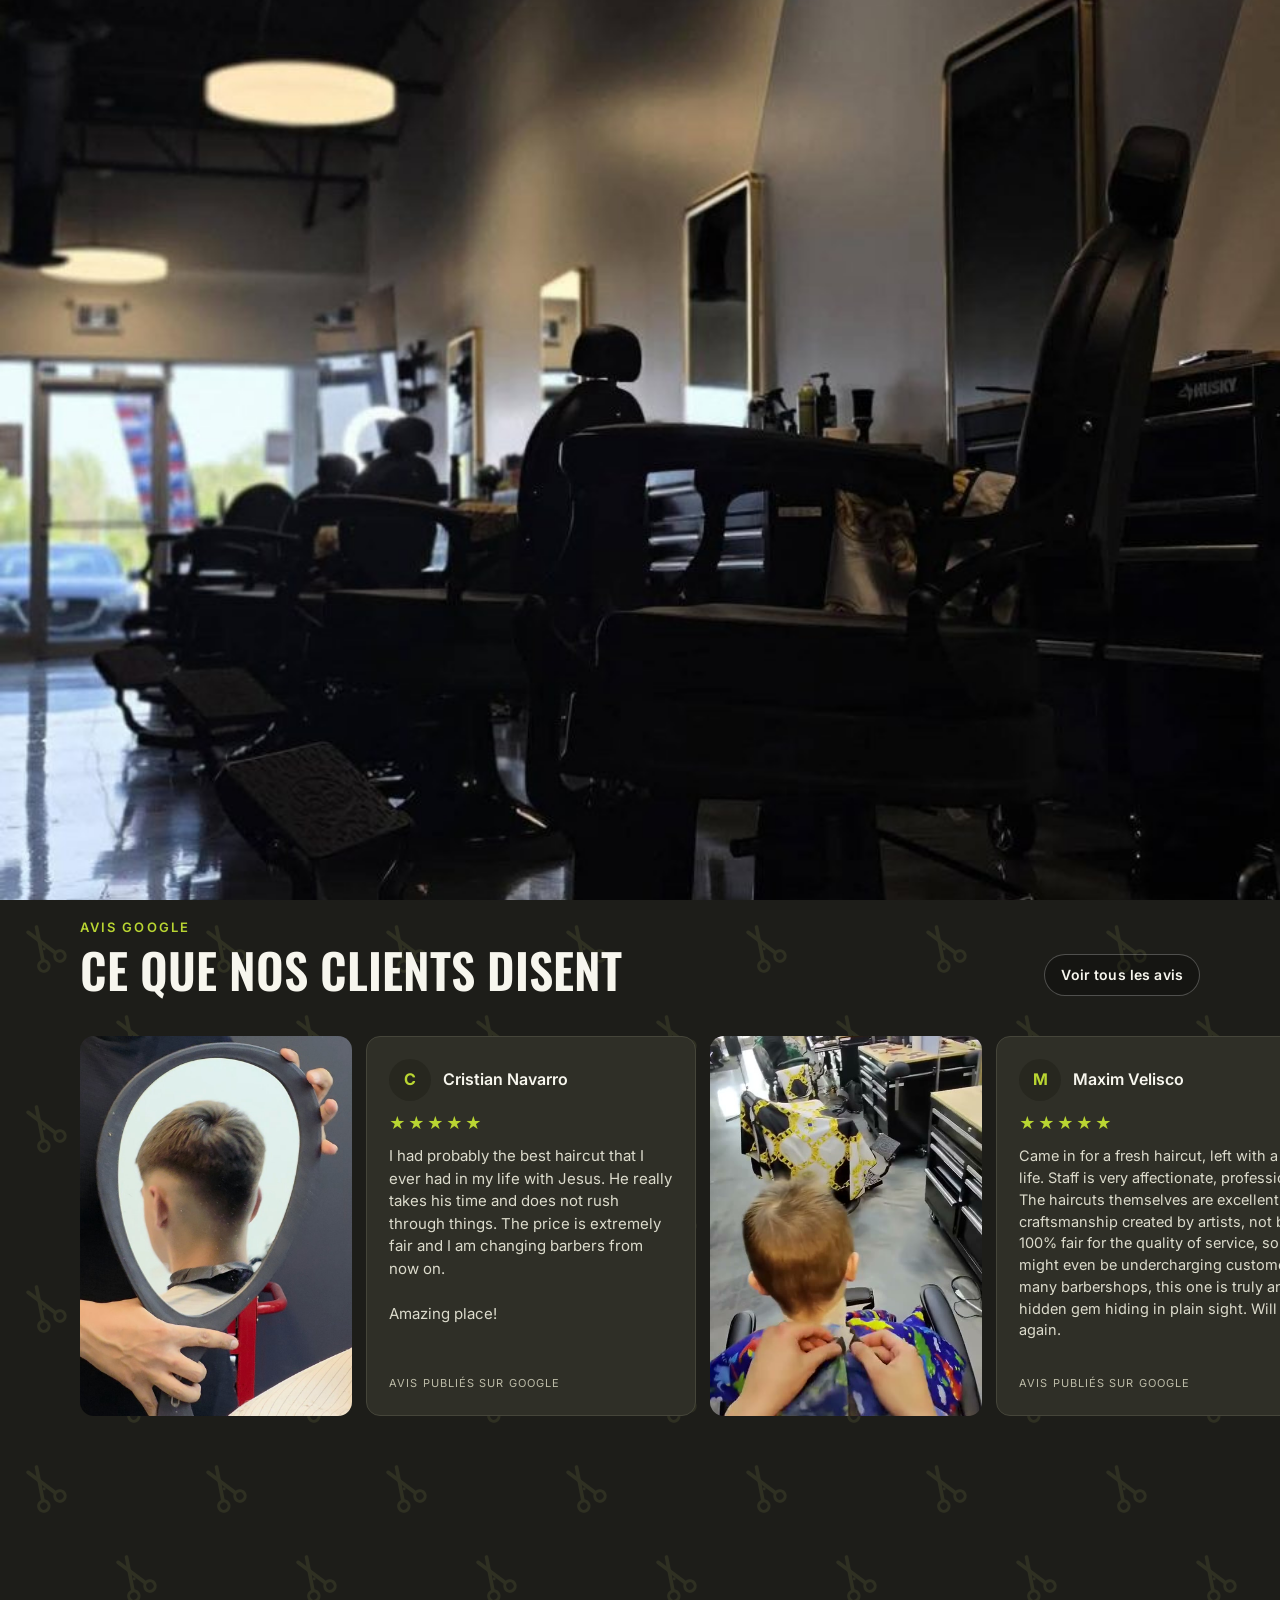
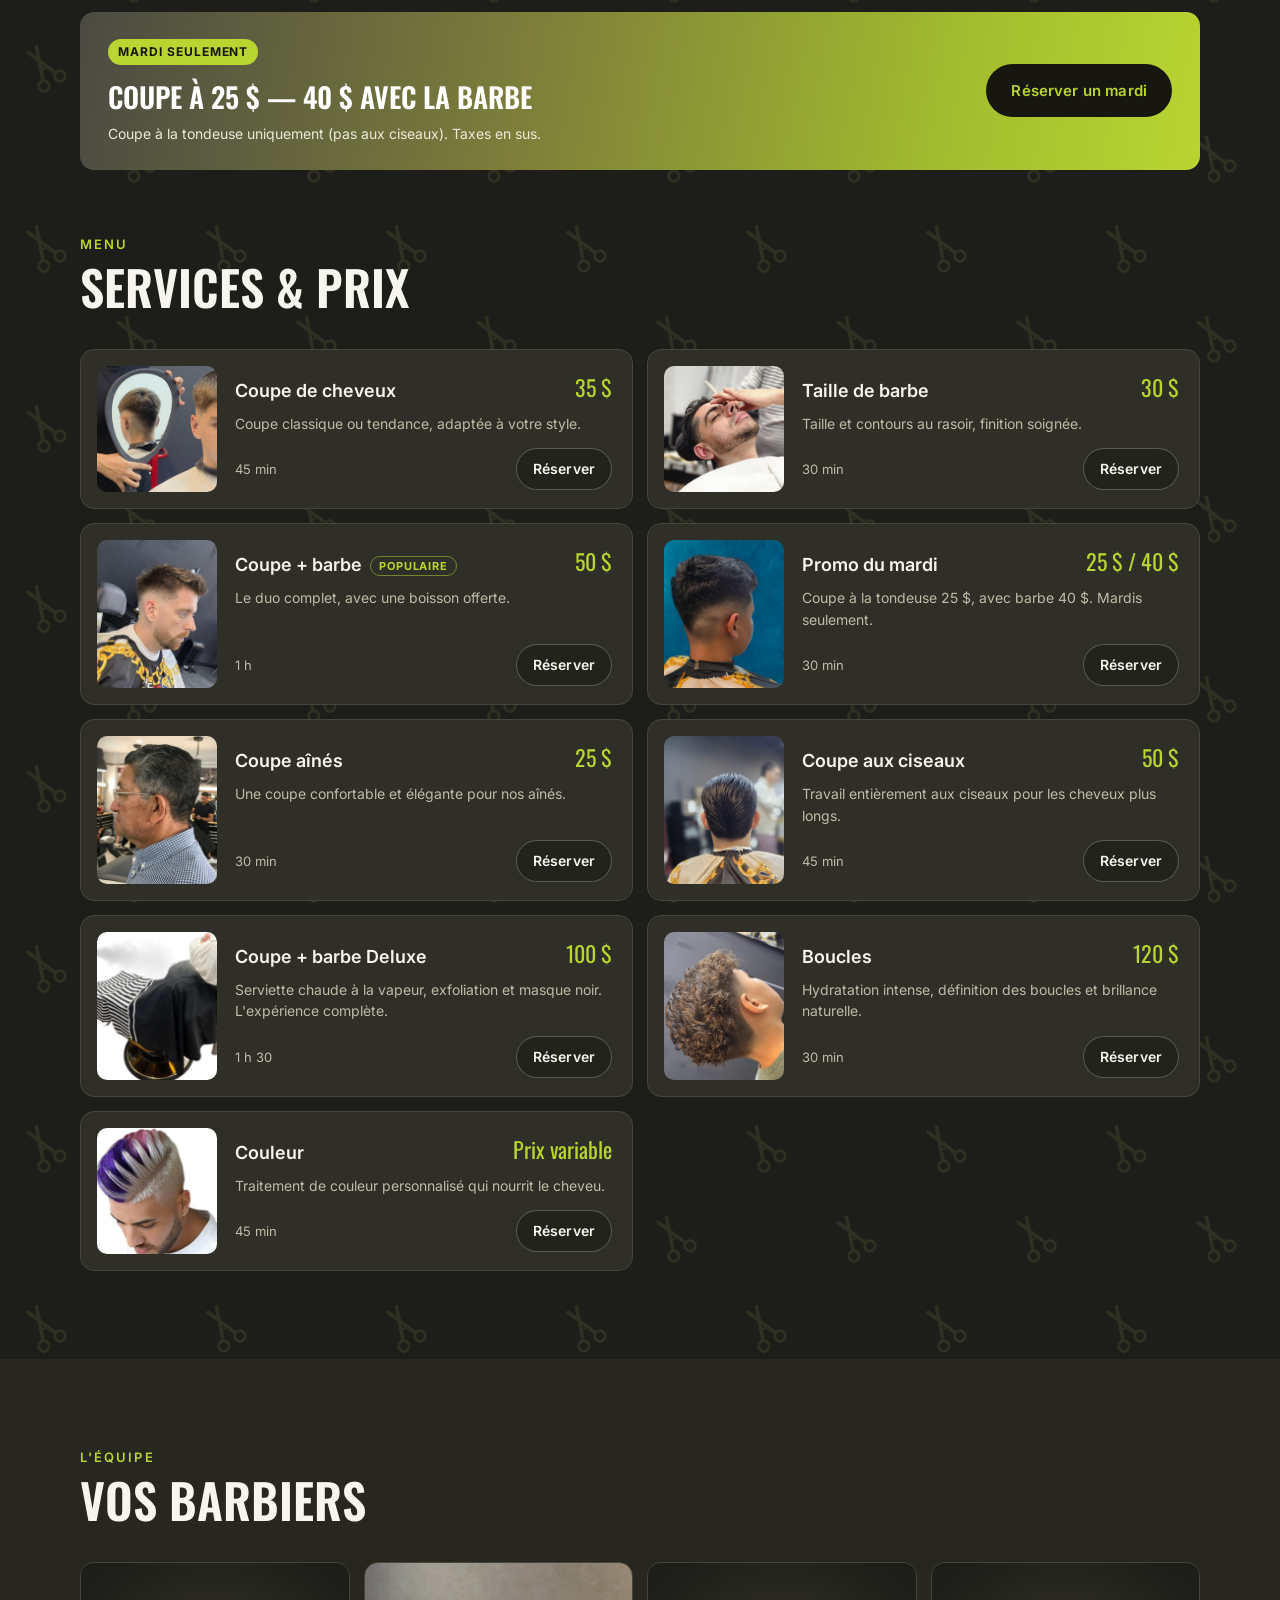
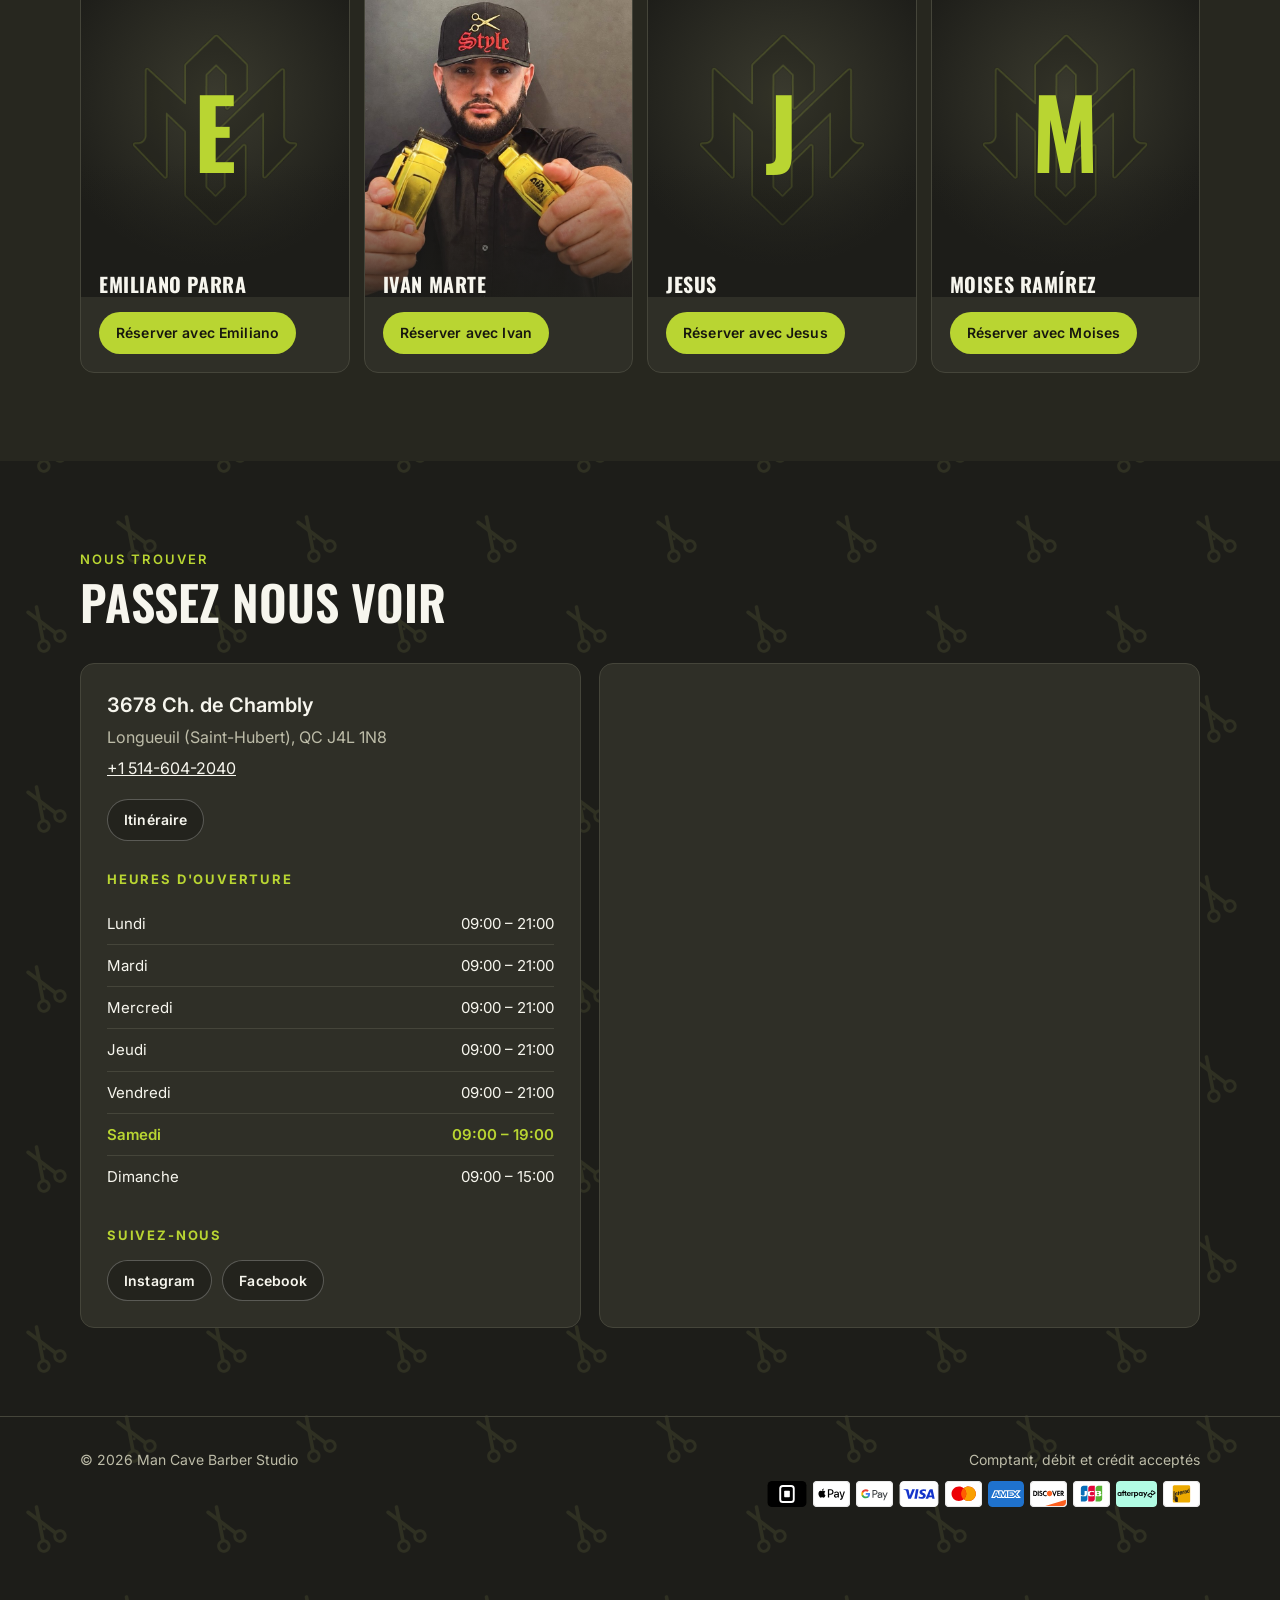
<file: index.html>
<!doctype html>
<html lang="fr">
<head>
  <meta charset="utf-8" />
  <meta name="viewport" content="width=device-width, initial-scale=1" />
  <title>Man Cave Barber Studio — Barbier à Saint-Hubert, Longueuil</title>
  <meta name="description" content="Barbier à Saint-Hubert (Longueuil). Coupes classiques et modernes, barbe au rasoir, soins Deluxe. Réservez en ligne. 4,7★ sur Google." />
  <meta property="og:title" content="Man Cave Barber Studio" />
  <meta property="og:description" content="Le refuge de l'homme — barbier à Saint-Hubert, Longueuil. Réservez en ligne." />
  <link rel="preconnect" href="https://fonts.googleapis.com" />
  <link rel="preconnect" href="https://fonts.gstatic.com" crossorigin />
  <link href="https://fonts.googleapis.com/css2?family=Inter:wght@400;500;600;700&family=Oswald:wght@500;600&family=Pacifico&display=swap" rel="stylesheet" />
  <link rel="icon" type="image/png" href="images/favicon.png" />
  <link rel="stylesheet" href="css/styles.css" />
  <script type="application/ld+json">
  {
    "@context": "https://schema.org",
    "@type": "BarberShop",
    "name": "Man Cave Barber Studio",
    "telephone": "+1-514-604-2040",
    "address": { "@type": "PostalAddress", "streetAddress": "3678 Chemin de Chambly", "addressLocality": "Longueuil", "addressRegion": "QC", "postalCode": "J4L 1N8", "addressCountry": "CA" },
    "openingHours": ["Mo-Fr 09:00-21:00", "Sa 09:00-19:00", "Su 09:00-15:00"],
    "aggregateRating": { "@type": "AggregateRating", "ratingValue": "4.7", "reviewCount": "91" },
    "sameAs": ["https://www.instagram.com/mancavebarberstudio/", "https://www.facebook.com/mancavebarberstudio/"]
  }
  </script>
</head>
<body>
  <!-- Loading screen: MAN [photos of the shop's work] CAVE, then the photo opens into the page -->
  <div class="loader" id="loader" aria-hidden="true">
    <div class="ld-photo" id="ldPhoto">
      <img src="images/work/fade-mirror.jpg" alt="" />
      <img src="images/work/beard.jpg" alt="" />
      <img src="images/work/profile.jpg" alt="" />
      <img src="images/work/fade-back.jpg" alt="" />
      <img src="images/work/shop.jpg" alt="" />
    </div>
    <div class="ld-row">
      <span class="ld-word ld-left">MAN</span>
      <span class="ld-slot" id="ldSlot"></span>
      <span class="ld-word ld-right">CAVE</span>
    </div>
    <div class="ld-foot">
      <span class="ld-tag">Barber Studio · Saint-Hubert</span>
    </div>
  </div>

  <header class="header">
    <div class="wrap">
      <a class="brand" href="#top" aria-label="Man Cave Barber Studio">
        <img id="logo" alt="" />
      </a>
      <nav class="nav">
        <a class="link" href="#services" data-i18n="nav.services">Services</a>
        <a class="link" href="#team" data-i18n="nav.team">L'équipe</a>
        <a class="link" href="#visit" data-i18n="nav.visit">Nous trouver</a>
        <div class="langs" role="group" aria-label="Langue / Language / Idioma">
          <button data-lang="fr">FR</button><button data-lang="en">EN</button><button data-lang="es">ES</button>
        </div>
        <a class="btn btn-gold btn-sm" href="book.html" data-i18n="nav.book">Réserver</a>
      </nav>
    </div>
  </header>

  <main id="top">
    <section class="hero" id="hero">
      <div class="wrap">
        <div class="walkin"><span class="yes" data-i18n="hero.walkin"></span><span class="langs-spoken">Français · English · Español</span></div>
        <h1 class="hero-logo"><img src="images/logo-mancave-mc-letters.png" alt="Man Cave" width="2400" height="414" /></h1>
        <p data-i18n="hero.sub"></p>
        <div class="hero-actions">
          <a class="btn btn-gold" href="book.html" data-i18n="hero.cta"></a>
          <a class="btn btn-ghost" id="callBtn"><span data-i18n="hero.call"></span>&nbsp;<span id="phoneText"></span></a>
        </div>
        <a class="rating" href="#reviews"><span class="stars" aria-hidden="true">★★★★★</span><b id="ratingVal"></b><span id="ratingCount"></span></a>
      </div>
    </section>

    <section class="block reviews" id="reviews">
      <div class="wrap">
        <div class="section-head reviews-head">
          <div>
            <div class="kicker" data-i18n="reviews.kicker"></div>
            <h2 data-i18n="reviews.title"></h2>
          </div>
          <a class="btn btn-ghost btn-sm" id="reviewsAll" target="_blank" rel="noopener" data-i18n="reviews.all"></a>
        </div>
      </div>
      <div class="reviews-row" id="reviewsRow"></div>
    </section>

    <section class="block" id="services">
      <div class="wrap">
        <div class="promo">
          <div>
            <span class="tag" data-i18n="promo.tag"></span>
            <h3 data-i18n="promo.title"></h3>
            <p data-i18n="promo.sub"></p>
          </div>
          <a class="btn btn-gold" href="book.html?service=tuesday" data-i18n="promo.cta"></a>
        </div>

        <div class="section-head" style="margin-top:64px">
          <div class="kicker" data-i18n="services.kicker"></div>
          <h2 data-i18n="services.title"></h2>
        </div>
        <div class="services" id="serviceList"></div>
      </div>
    </section>

    <section class="block" id="team" style="background:var(--bg-2)">
      <div class="wrap">
        <div class="section-head">
          <div class="kicker" data-i18n="team.kicker"></div>
          <h2 data-i18n="team.title"></h2>
        </div>
        <div class="team" id="teamList"></div>
      </div>
    </section>

    <section class="block" id="visit">
      <div class="wrap">
        <div class="section-head">
          <div class="kicker" data-i18n="visit.kicker"></div>
          <h2 data-i18n="visit.title"></h2>
        </div>
        <div class="visit">
          <div class="panel">
            <p class="address" id="addr1"></p>
            <p style="margin:0 0 6px;color:var(--muted)" id="addr2"></p>
            <p style="margin:0 0 18px"><a id="phoneLink"></a></p>
            <a class="btn btn-ghost btn-sm" id="dirBtn" target="_blank" rel="noopener" data-i18n="visit.directions"></a>
            <h3 style="margin-top:28px" data-i18n="visit.hours"></h3>
            <ul class="hours" id="hoursList"></ul>
            <h3 style="margin-top:28px" data-i18n="visit.follow"></h3>
            <div class="socials">
              <a class="btn btn-ghost btn-sm" id="igLink" target="_blank" rel="noopener">Instagram</a>
              <a class="btn btn-ghost btn-sm" id="fbLink" target="_blank" rel="noopener">Facebook</a>
            </div>
          </div>
          <div class="map"><iframe id="mapFrame" loading="lazy" title="Google Maps" referrerpolicy="no-referrer-when-downgrade"></iframe></div>
        </div>
      </div>
    </section>
  </main>

  <footer class="footer">
    <div class="wrap">
      <span>© <span id="year"></span> Man Cave Barber Studio</span>
      <div class="pay">
        <span data-i18n="footer.pay"></span>
        <div class="pay-icons">
          <img src="images/pay/square.svg" alt="Square" />
          <img src="images/pay/applepay.svg" alt="Apple Pay" />
          <img src="images/pay/googlepay.svg" alt="Google Pay" />
          <img src="images/pay/visa.svg" alt="Visa" />
          <img src="images/pay/mastercard.svg" alt="Mastercard" />
          <img src="images/pay/americanexpress.svg" alt="American Express" />
          <img src="images/pay/discover.svg" alt="Discover" />
          <img src="images/pay/jcb.svg" alt="JCB" />
          <img src="images/pay/afterpay.svg" alt="Afterpay" />
          <img src="images/pay/interac.svg" alt="Interac" />
        </div>
      </div>
    </div>
  </footer>

  <div class="mobile-cta"><a class="btn btn-gold" href="book.html" data-i18n="hero.cta"></a></div>

  <script src="js/config.js"></script>
  <script src="js/i18n.js"></script>
  <script src="js/site.js"></script>
  <script src="js/reviews.js"></script>
  <script src="js/loader.js"></script>
</body>
</html>
</file>
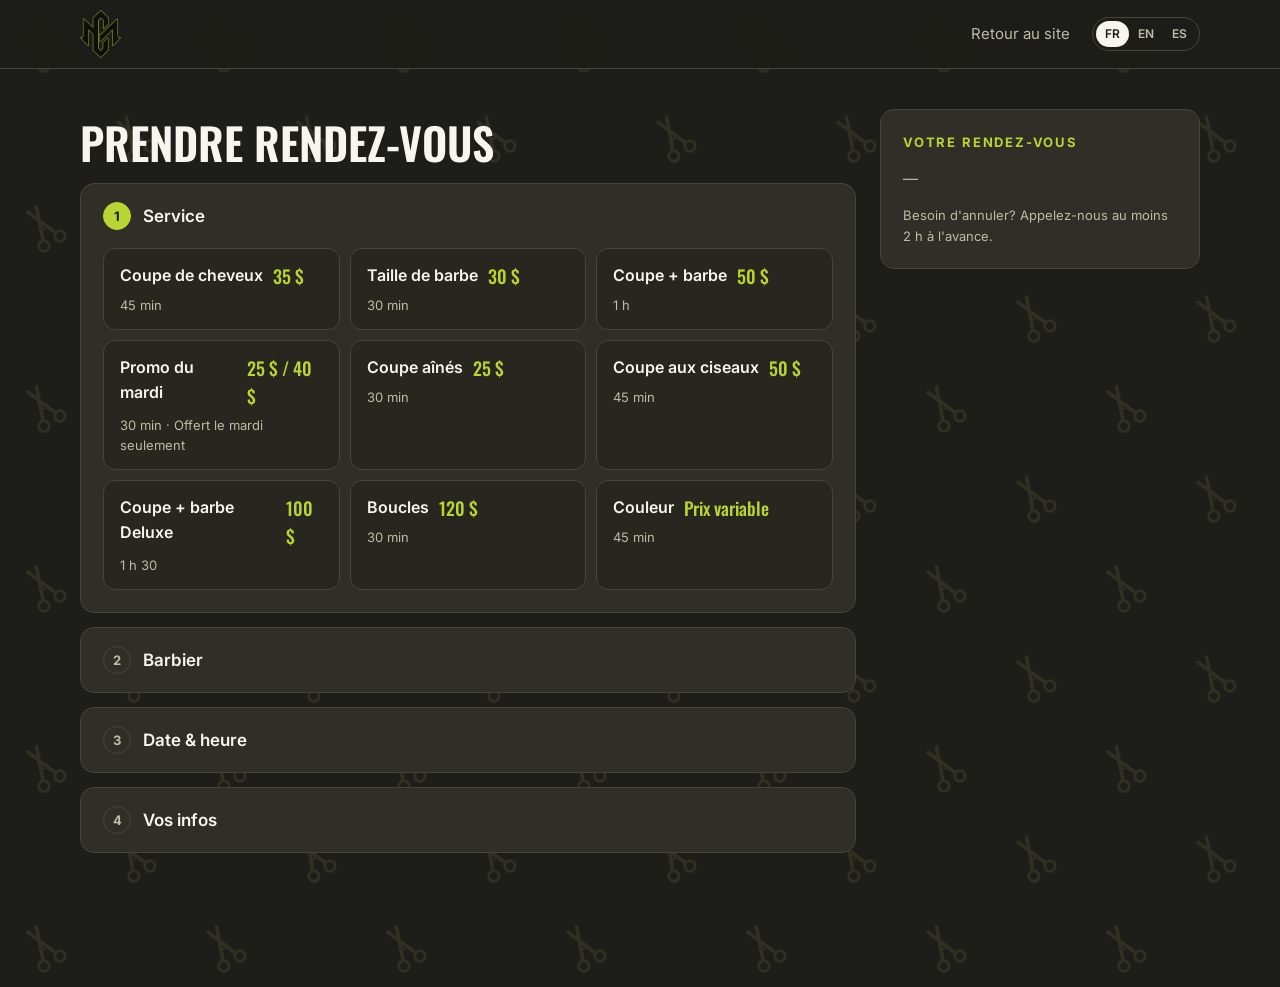
<file: book.html>
<!doctype html>
<html lang="fr">
<head>
  <meta charset="utf-8" />
  <meta name="viewport" content="width=device-width, initial-scale=1" />
  <title>Réserver — Man Cave Barber Studio</title>
  <meta name="description" content="Réservez votre coupe chez Man Cave Barber Studio, Saint-Hubert (Longueuil)." />
  <link rel="preconnect" href="https://fonts.googleapis.com" />
  <link rel="preconnect" href="https://fonts.gstatic.com" crossorigin />
  <link href="https://fonts.googleapis.com/css2?family=Inter:wght@400;500;600;700&family=Oswald:wght@500;600&family=Pacifico&display=swap" rel="stylesheet" />
  <link rel="icon" type="image/png" href="images/favicon.png" />
  <link rel="stylesheet" href="css/styles.css" />
</head>
<body class="book-page">
  <header class="header">
    <div class="wrap">
      <a class="brand" href="index.html" aria-label="Man Cave Barber Studio">
        <img id="logo" alt="" />
      </a>
      <nav class="nav">
        <a class="link" href="index.html" data-i18n="book.back">Retour au site</a>
        <div class="langs" role="group" aria-label="Langue / Language / Idioma">
          <button data-lang="fr">FR</button><button data-lang="en">EN</button><button data-lang="es">ES</button>
        </div>
      </nav>
    </div>
  </header>

  <main class="wrap">
    <div class="book-shell" id="shell">
      <div id="flow">
        <h1 data-i18n="book.title"></h1>
        <div class="demo-note" id="demoNote" hidden data-i18n="book.demo"></div>

        <section class="step" data-step="1">
          <div class="step-head">
            <span class="step-num">1</span><span class="step-title" data-i18n="book.step1"></span>
            <span class="step-value" data-value></span>
          </div>
          <div class="step-body"><div class="options" id="serviceOpts"></div></div>
        </section>

        <section class="step" data-step="2">
          <div class="step-head">
            <span class="step-num">2</span><span class="step-title" data-i18n="book.step2"></span>
            <span class="step-value" data-value></span>
          </div>
          <div class="step-body"><div class="options" id="barberOpts"></div></div>
        </section>

        <section class="step" data-step="3">
          <div class="step-head">
            <span class="step-num">3</span><span class="step-title" data-i18n="book.step3"></span>
            <span class="step-value" data-value></span>
          </div>
          <div class="step-body">
            <div class="sub-label" style="margin-top:0" data-i18n="book.pickDay"></div>
            <div class="days" id="days"></div>
            <div class="sub-label" data-i18n="book.pickTime"></div>
            <div id="slotArea"></div>
          </div>
        </section>

        <section class="step" data-step="4">
          <div class="step-head">
            <span class="step-num">4</span><span class="step-title" data-i18n="book.step4"></span>
          </div>
          <div class="step-body">
            <form class="form" id="form" novalidate>
              <div class="field"><label for="name" data-i18n="book.name"></label><input id="name" name="name" autocomplete="name" maxlength="80" required /></div>
              <div class="two">
                <div class="field"><label for="phone" data-i18n="book.phone"></label><input id="phone" name="phone" type="tel" autocomplete="tel" maxlength="30" required /></div>
                <div class="field"><label for="email" data-i18n="book.email"></label><input id="email" name="email" type="email" autocomplete="email" maxlength="120" /></div>
              </div>
              <div class="field"><label for="notes" data-i18n="book.notes"></label><textarea id="notes" name="notes" maxlength="500"></textarea></div>
              <input class="hp" name="website" tabindex="-1" autocomplete="off" aria-hidden="true" />
              <p class="err" id="formErr" role="alert"></p>
              <button class="btn btn-gold" type="submit" id="submitBtn" data-i18n="book.confirm"></button>
            </form>
          </div>
        </section>
      </div>

      <aside class="summary">
        <div class="panel">
          <h3 data-i18n="book.summary"></h3>
          <div id="summary"></div>
          <p class="policy" data-i18n="book.policy"></p>
        </div>
      </aside>
    </div>
  </main>

  <script src="js/config.js"></script>
  <script src="js/i18n.js"></script>
  <script src="js/book.js"></script>
</body>
</html>
</file>
<file: css/styles.css>
:root {
  /* Palette: the business card's dark olive, with the client's green accent (#B9D532) */
  --bg: #1d1d19;
  --bg-2: #27271f;
  --card: #2f2f27;
  --line: #45453a;
  --text: #f7f6ee;
  --muted: #bdbca8;
  --gold: #b9d532;
  --gold-2: #cbe35a;
  --card-fade: linear-gradient(180deg, #4b4a42 0%, #7d7f3a 45%, #a3bd2e 80%, #b9d532 100%);
  --script: "Pacifico", "Brush Script MT", cursive;
  --danger: #e36b5b;
  --ok: #7ccf8a;
  --radius: 14px;
  --display: "Oswald", "Arial Narrow", sans-serif;
  --body: "Inter", system-ui, -apple-system, "Segoe UI", sans-serif;
  --wrap: 1120px;
  /* Motion: strong custom curves (built-in ease is too weak) */
  --ease-out: cubic-bezier(0.23, 1, 0.32, 1);
  --ease-in-out: cubic-bezier(0.77, 0, 0.175, 1);
}

* { box-sizing: border-box; }
html { scroll-behavior: smooth; }
body {
  margin: 0;
  background: var(--bg) url("../images/scissors-pattern.svg") 0 0 / 180px 180px repeat;
  color: var(--text);
  font-family: var(--body);
  font-size: 16px;
  line-height: 1.55;
  -webkit-font-smoothing: antialiased;
}
img { max-width: 100%; display: block; }
a { color: inherit; }
button { font: inherit; color: inherit; cursor: pointer; }
:focus-visible { outline: 2px solid var(--gold); outline-offset: 3px; }

.wrap { width: min(var(--wrap), 100% - 32px); margin-inline: auto; }

/* ---------- Buttons ---------- */
.btn {
  display: inline-flex; align-items: center; justify-content: center; gap: 8px;
  padding: 14px 24px; border-radius: 999px; border: 1px solid transparent;
  font-weight: 600; font-size: 15px; text-decoration: none; letter-spacing: .01em;
  transition: transform 160ms var(--ease-out), background-color 150ms ease, border-color 150ms ease;
}
.btn:active:not([disabled]) { transform: scale(0.97); }
.btn-gold { background: var(--gold); color: #17170f; }
.btn-ghost { border-color: rgba(255,255,255,.25); background: rgba(0,0,0,.25); }
@media (hover: hover) and (pointer: fine) {
  .btn-gold:hover { background: var(--gold-2); }
  .btn-ghost:hover { border-color: var(--gold); }
}
.btn-sm { padding: 9px 16px; font-size: 14px; }
.btn[disabled] { opacity: .5; cursor: not-allowed; transform: none; }

/* ---------- Header ---------- */
.header {
  position: sticky; top: 0; z-index: 50;
  background: rgba(29,29,25,.9); backdrop-filter: blur(10px);
  border-bottom: 1px solid var(--line);
}
.header .wrap { display: flex; align-items: center; justify-content: space-between; gap: 16px; height: 68px; }
.brand { display: flex; align-items: center; gap: 10px; text-decoration: none; }
.brand img { height: 48px; width: auto; }
.brand span { font-family: var(--script); font-size: 24px; color: var(--gold); line-height: 1; }
.nav { display: flex; align-items: center; gap: 22px; }
.nav a.link { text-decoration: none; color: var(--muted); font-size: 15px; }
.nav a.link:hover { color: var(--text); }
.langs { display: flex; border: 1px solid var(--line); border-radius: 999px; padding: 3px; }
.langs button {
  border: 0; background: none; padding: 4px 9px; border-radius: 999px;
  font-size: 12px; font-weight: 600; color: var(--muted); text-transform: uppercase;
}
.langs button[aria-pressed="true"] { background: var(--text); color: var(--bg); }
@media (max-width: 760px) {
  .nav a.link { display: none; }
  .brand span { display: none; }
  .nav { gap: 10px; }
}

/* ---------- Hero ---------- */
.hero {
  position: relative; min-height: min(88vh, 760px);
  display: flex; align-items: flex-end;
  background: var(--bg-2) center/cover no-repeat;
  isolation: isolate;
}
.hero::before {
  content: ""; position: absolute; inset: 0; z-index: -1;
  background: linear-gradient(180deg, rgba(40,40,30,.4) 0%, rgba(29,29,25,.6) 45%, var(--bg) 100%);
}
.walkin {
  display: inline-flex; flex-wrap: wrap; gap: 8px; margin-bottom: 18px;
}
.walkin span {
  font-size: 13px; font-weight: 700; text-transform: uppercase; letter-spacing: .06em;
  padding: 6px 12px; border-radius: 999px;
}
.walkin .yes { background: var(--gold); color: #17170f; }
.walkin .langs-spoken { border: 1px solid rgba(185,213,50,.5); color: var(--gold); }
.hero .wrap { padding: 120px 0 72px; }
.kicker {
  font-size: 13px; font-weight: 600; letter-spacing: .16em; text-transform: uppercase; color: var(--gold);
}
.hero h1 {
  font-family: var(--display); font-weight: 600; text-transform: uppercase;
  font-size: clamp(44px, 9vw, 104px); line-height: .95; margin: 14px 0 18px; letter-spacing: -.01em;
  max-width: 12ch;
}
.hero p { max-width: 520px; color: #d9d5c9; font-size: 18px; margin: 0 0 28px; }
.hero-actions { display: flex; flex-wrap: wrap; gap: 12px; align-items: center; }
.rating {
  display: inline-flex; align-items: center; gap: 8px; margin-top: 28px;
  font-size: 14px; color: var(--muted);
}
.rating b { color: var(--text); font-size: 15px; }
.stars { color: var(--gold); letter-spacing: 2px; }

/* ---------- Sections ---------- */
section.block { padding: 88px 0; }
.section-head { margin-bottom: 36px; }
.section-head h2 {
  font-family: var(--display); font-weight: 600; text-transform: uppercase;
  font-size: clamp(32px, 5vw, 48px); line-height: 1.05; margin: 8px 0 0;
}

/* Promo banner */
/* Promo uses the business card's olive-to-yellow fade, left to right */
.promo {
  background: linear-gradient(100deg, #4b4a42 0%, #7d7f3a 40%, #a3bd2e 78%, #b9d532 100%);
  border-radius: var(--radius); padding: 26px 28px;
  display: flex; flex-wrap: wrap; align-items: center; justify-content: space-between; gap: 18px;
}
.promo .tag {
  display: inline-block; background: var(--gold); color: #17170f; font-size: 12px; font-weight: 700;
  padding: 4px 10px; border-radius: 999px; text-transform: uppercase; letter-spacing: .08em;
}
.promo h3 { font-family: var(--display); font-size: 28px; text-transform: uppercase; margin: 10px 0 4px; font-weight: 600; color: #fff; }
.promo p { margin: 0; color: #ecebd8; font-size: 14px; }
.promo .btn-gold { background: #17170f; color: var(--gold); }
.promo .btn-gold:hover { background: #000; }

/* Services */
.services { display: grid; grid-template-columns: repeat(auto-fill, minmax(300px, 1fr)); gap: 14px; }
.svc {
  background: var(--card); border: 1px solid var(--line); border-radius: var(--radius);
  padding: 22px; display: flex; flex-direction: column; gap: 10px;
  transition: border-color .15s ease;
}
.svc:hover { border-color: #5a5a48; }
.svc-top { display: flex; justify-content: space-between; align-items: baseline; gap: 12px; }
.svc h3 { margin: 0; font-size: 18px; font-weight: 600; }
.svc .price { font-family: var(--display); font-size: 22px; color: var(--gold); white-space: nowrap; }
.svc p { margin: 0; color: var(--muted); font-size: 14px; flex: 1; }
.svc-foot { display: flex; justify-content: space-between; align-items: center; margin-top: 6px; }
.dur { font-size: 13px; color: var(--muted); }
.badge {
  font-size: 11px; font-weight: 700; text-transform: uppercase; letter-spacing: .08em;
  color: var(--gold); border: 1px solid rgba(185,213,50,.5); padding: 2px 8px; border-radius: 999px; margin-left: 8px;
  vertical-align: middle;
}

/* Team: portrait photo cards */
.team { display: grid; grid-template-columns: repeat(auto-fill, minmax(230px, 1fr)); gap: 14px; }
.barber {
  background: var(--card); border: 1px solid var(--line); border-radius: var(--radius);
  overflow: hidden; display: flex; flex-direction: column;
}
.barber-photo { position: relative; aspect-ratio: 4 / 5; background: var(--bg-2); overflow: hidden; }
.barber-photo img { width: 100%; height: 100%; object-fit: cover; display: block; transition: transform 300ms var(--ease-out); }
@media (hover: hover) and (pointer: fine) {
  .barber:hover .barber-photo img { transform: scale(1.04); }
}
.barber-photo::after {
  content: ""; position: absolute; inset: auto 0 0 0; height: 40%;
  background: linear-gradient(180deg, transparent, rgba(29,29,25,.85));
}
/* Barbers without a photo yet: branded card with the MC mark and their initial */
.barber-photo.no-photo { display: grid; place-items: center; background: radial-gradient(circle at 50% 40%, #3a3a2e, #1d1d19 70%); }
.barber-photo.no-photo .mark { position: absolute; width: 62%; height: auto; opacity: .16; }
.barber:hover .barber-photo.no-photo .mark { transform: none; }
.barber-photo .initial { position: relative; z-index: 1; font-family: var(--display); font-weight: 600; font-size: 96px; color: var(--gold); line-height: 1; }
.barber-info { padding: 16px 18px 18px; display: flex; flex-direction: column; gap: 12px; margin-top: -44px; position: relative; z-index: 1; }
.barber-info h3 { margin: 0; font-size: 20px; font-weight: 700; font-family: var(--display); text-transform: uppercase; letter-spacing: .03em; }
.barber-info .btn { align-self: flex-start; }

/* Visit */
.visit { display: grid; grid-template-columns: 1fr 1.2fr; gap: 18px; }
@media (max-width: 860px) { .visit { grid-template-columns: 1fr; } }
.panel { background: var(--card); border: 1px solid var(--line); border-radius: var(--radius); padding: 26px; }
.panel h3 { margin: 0 0 14px; font-size: 13px; letter-spacing: .14em; text-transform: uppercase; color: var(--gold); }
.address { font-size: 20px; font-weight: 600; margin: 0 0 4px; }
.hours { list-style: none; padding: 0; margin: 0; }
.hours li { display: flex; justify-content: space-between; padding: 9px 0; border-bottom: 1px solid var(--line); font-size: 15px; }
.hours li:last-child { border-bottom: 0; }
.hours li.today { color: var(--gold); font-weight: 600; }
.map { border-radius: var(--radius); overflow: hidden; border: 1px solid var(--line); min-height: 360px; background: var(--card); }
.map iframe { width: 100%; height: 100%; min-height: 360px; border: 0; filter: grayscale(.6) contrast(1.05); }
.socials { display: flex; gap: 10px; margin-top: 14px; flex-wrap: wrap; }

/* Footer */
.footer { border-top: 1px solid var(--line); padding: 32px 0 96px; color: var(--muted); font-size: 14px; }
.footer .wrap { display: flex; flex-wrap: wrap; justify-content: space-between; gap: 12px; }

/* Mobile sticky book bar */
.mobile-cta {
  position: fixed; left: 16px; right: 16px; bottom: 16px; z-index: 60; display: none;
}
.mobile-cta .btn { width: 100%; box-shadow: 0 10px 30px rgba(0,0,0,.5); }
@media (max-width: 760px) { .mobile-cta { display: block; } }

/* ================= Booking page ================= */
.book-page { min-height: 100vh; }
.book-shell { display: grid; grid-template-columns: 1fr 320px; gap: 24px; padding: 40px 0 120px; align-items: start; }
.book-shell > * { min-width: 0; }
@media (max-width: 900px) { .book-shell { grid-template-columns: 1fr; } .summary { position: static; } }
.book-shell h1 { font-family: var(--display); text-transform: uppercase; font-size: clamp(32px, 5vw, 44px); margin: 0 0 6px; font-weight: 600; }
.demo-note {
  font-size: 13px; color: #17170f; background: var(--gold); display: inline-block;
  padding: 4px 10px; border-radius: 8px; margin-bottom: 18px; font-weight: 600;
}

.step { background: var(--card); border: 1px solid var(--line); border-radius: var(--radius); margin-bottom: 14px; overflow: hidden; }
.step-head { display: flex; align-items: center; gap: 12px; padding: 18px 22px; }
.step-num {
  width: 28px; height: 28px; border-radius: 50%; display: grid; place-items: center; flex: none;
  border: 1px solid var(--line); font-size: 13px; font-weight: 700; color: var(--muted);
}
.step.active .step-num { background: var(--gold); border-color: var(--gold); color: #17170f; }
.step.done .step-num { background: #3a3a2c; color: var(--gold); border-color: #5a5a48; }
.step-title { font-weight: 600; font-size: 17px; }
.step-value { margin-left: auto; color: var(--muted); font-size: 14px; text-align: right; }
.step-edit { background: none; border: 0; color: var(--gold); font-size: 14px; padding: 0 0 0 10px; text-decoration: underline; }
.step-body { padding: 0 22px 22px; display: none; }
.step.active .step-body { display: block; }

.options { display: grid; grid-template-columns: repeat(auto-fill, minmax(220px, 1fr)); gap: 10px; }
.opt {
  text-align: left; background: var(--bg-2); border: 1px solid var(--line); border-radius: 12px;
  padding: 14px 16px; display: flex; flex-direction: column; gap: 4px;
  transition: border-color .12s ease, background .12s ease;
}
.opt:hover { border-color: #6a6a50; }
.opt[aria-pressed="true"] { border-color: var(--gold); background: rgba(185,213,50,.08); }
.opt .row { display: flex; justify-content: space-between; gap: 10px; font-weight: 600; }
.opt .row .p { color: var(--gold); font-family: var(--display); font-weight: 500; font-size: 18px; }
.opt small { color: var(--muted); font-size: 13px; }

.days { display: flex; gap: 8px; overflow-x: auto; padding-bottom: 8px; scroll-snap-type: x mandatory; }
.day {
  flex: 0 0 68px; scroll-snap-align: start;
  background: var(--bg-2); border: 1px solid var(--line); border-radius: 12px;
  padding: 10px 6px; text-align: center; display: flex; flex-direction: column; gap: 2px;
}
.day .dw { font-size: 12px; color: var(--muted); text-transform: uppercase; }
.day .dn { font-family: var(--display); font-size: 24px; line-height: 1.1; }
.day .dm { font-size: 11px; color: var(--muted); text-transform: uppercase; }
.day[aria-pressed="true"] { border-color: var(--gold); background: rgba(185,213,50,.1); }
.day[disabled] { opacity: .35; cursor: not-allowed; }
.sub-label { font-size: 13px; color: var(--muted); text-transform: uppercase; letter-spacing: .1em; margin: 18px 0 10px; }
.slots { display: grid; grid-template-columns: repeat(auto-fill, minmax(84px, 1fr)); gap: 8px; }
.slot {
  background: var(--bg-2); border: 1px solid var(--line); border-radius: 10px; padding: 10px 0;
  font-weight: 600; font-variant-numeric: tabular-nums;
}
.slot:hover { border-color: var(--gold); }
.slot[aria-pressed="true"] { background: var(--gold); color: #17170f; border-color: var(--gold); }
.state { color: var(--muted); font-size: 15px; padding: 10px 0; }

.form { display: grid; gap: 14px; }
.field label { display: block; font-size: 14px; color: var(--muted); margin-bottom: 6px; }
.field input, .field textarea {
  width: 100%; background: var(--bg-2); border: 1px solid var(--line); border-radius: 10px;
  padding: 13px 14px; color: var(--text); font: inherit;
}
.field input:focus, .field textarea:focus { outline: none; border-color: var(--gold); }
.field textarea { min-height: 80px; resize: vertical; }
.two { display: grid; grid-template-columns: 1fr 1fr; gap: 14px; }
@media (max-width: 560px) { .two { grid-template-columns: 1fr; } }
.hp { position: absolute; left: -9999px; }
.err { color: var(--danger); font-size: 14px; min-height: 20px; margin: 0; }

.summary { position: sticky; top: 92px; }
.summary .panel { padding: 22px; }
.sum-row { display: flex; justify-content: space-between; gap: 12px; padding: 8px 0; border-bottom: 1px solid var(--line); font-size: 15px; }
.sum-row:last-of-type { border-bottom: 0; }
.sum-row span:first-child { color: var(--muted); }
.sum-row span:last-child { text-align: right; font-weight: 600; }
.policy { font-size: 13px; color: var(--muted); margin: 14px 0 0; }

.success { text-align: center; padding: 40px 22px; }
.success .check {
  width: 64px; height: 64px; border-radius: 50%; margin: 0 auto 18px; display: grid; place-items: center;
  background: rgba(185,213,50,.15); color: var(--gold); font-size: 30px;
}
.success h2 { font-family: var(--display); text-transform: uppercase; font-size: 34px; margin: 0 0 8px; font-weight: 600; }
.success p { color: var(--muted); margin: 0 0 6px; }
.success .when { color: var(--text); font-size: 18px; font-weight: 600; margin: 16px 0 24px; }

/* ================= Loading screen ================= */
body.loading { overflow: hidden; }
.loader {
  position: fixed; inset: 0; z-index: 100; overflow: hidden;
  background: #12120f; color: var(--text);
  display: grid; place-items: center;
  transition: opacity .55s ease;
}
.loader.done { opacity: 0; pointer-events: none; }
.ld-row {
  position: relative; z-index: 1;
  display: flex; align-items: center; gap: .1em;
  font-family: var(--display); font-weight: 600; text-transform: uppercase;
  font-size: clamp(60px, 16vw, 250px); line-height: .82; letter-spacing: -.005em;
}
.ld-slot { display: block; width: .74em; height: .92em; }
.ld-word { transition: transform .95s var(--ease-in-out), opacity .6s var(--ease-in-out); }
.loader.reveal .ld-left { transform: translateX(-70vw); opacity: 0; }
.loader.reveal .ld-right { transform: translateX(70vw); opacity: 0; }
.ld-photo { position: absolute; z-index: 2; overflow: hidden; border-radius: 4px; background: #222; }
.ld-photo.expand { border-radius: 0; transition: left .95s cubic-bezier(.76,0,.24,1), top .95s cubic-bezier(.76,0,.24,1),
  width .95s cubic-bezier(.76,0,.24,1), height .95s cubic-bezier(.76,0,.24,1), border-radius .95s; }
.ld-photo img { position: absolute; inset: 0; width: 100%; height: 100%; object-fit: cover; opacity: 0; }
.ld-photo img.on { opacity: 1; }
.ld-foot {
  position: absolute; left: 24px; right: 24px; bottom: 22px; z-index: 3;
  display: flex; justify-content: space-between; align-items: flex-end; gap: 16px;
  font-size: 12px; letter-spacing: .16em; text-transform: uppercase; color: var(--muted);
  transition: opacity .4s ease;
}
.ld-count { font-family: var(--display); font-size: clamp(40px, 7vw, 76px); line-height: 1; color: var(--gold); letter-spacing: 0; font-variant-numeric: tabular-nums; }
.loader.reveal .ld-foot { opacity: 0; }

/* ================= Google reviews band ================= */
a.rating { text-decoration: none; }
a.rating:hover b { color: var(--gold); }
.reviews { padding-top: 64px; padding-bottom: 24px; }
.reviews-head { display: flex; justify-content: space-between; align-items: flex-end; gap: 16px; flex-wrap: wrap; }
.reviews-row {
  display: flex; gap: 14px; overflow-x: auto; scroll-snap-type: x mandatory;
  padding: 4px max(16px, calc((100% - var(--wrap)) / 2)) 20px;
  scroll-padding-inline: max(16px, calc((100% - var(--wrap)) / 2));
  scrollbar-width: thin; scrollbar-color: var(--line) transparent;
}
.reviews-row > * { flex: 0 0 auto; scroll-snap-align: start; height: 380px; margin: 0; }
.rv-photo { width: 272px; border-radius: var(--radius); overflow: hidden; background: var(--bg-2); }
.rv-photo img, .rv-photo video { width: 100%; height: 100%; object-fit: cover; display: block; }
.rv-card {
  width: 330px; background: var(--card); border: 1px solid var(--line); border-radius: var(--radius);
  padding: 22px; display: flex; flex-direction: column; gap: 10px;
}
.rv-stars { color: var(--gold); letter-spacing: 2px; font-size: 16px; }
.rv-review header { display: flex; align-items: center; gap: 12px; }
.rv-avatar { width: 42px; height: 42px; border-radius: 50%; object-fit: cover; flex: none; background: var(--bg-2); }
.rv-avatar-letter { display: grid; place-items: center; color: var(--gold); font-weight: 700; }
.rv-name { font-weight: 600; text-decoration: none; display: block; }
.rv-name:hover { color: var(--gold); }
.rv-when { font-size: 12px; color: var(--muted); }
.rv-text {
  margin: 0; color: #dcdbcc; font-size: 15px; line-height: 1.5; flex: 1;
  white-space: pre-line; display: -webkit-box; -webkit-line-clamp: 11; -webkit-box-orient: vertical; overflow: hidden;
}
.rv-source { font-size: 11px; color: var(--muted); text-transform: uppercase; letter-spacing: .1em; }
@media (max-width: 560px) {
  .reviews-row > * { height: 400px; }
  .rv-photo { width: 220px; }
  .rv-card { width: 290px; }
}
.rv-card.rv-long { width: 440px; }
.rv-long .rv-text { font-size: 14.5px; -webkit-line-clamp: 13; }
@media (max-width: 560px) {
  .rv-card.rv-long { width: min(340px, 86vw); }
  .rv-long .rv-text { font-size: 14px; line-height: 1.45; }
}

/* Hero title as the MAN CAVE logo (M and C from the MC monogram) */
.hero h1.hero-logo { max-width: none; margin: 18px 0 22px; line-height: 0; }
.hero h1.hero-logo img { width: min(380px, 78%); height: auto; filter: drop-shadow(0 6px 18px rgba(0,0,0,.45)); }

/* Accepted payment methods, under "Comptant, débit et crédit acceptés" */
.footer .pay { display: flex; flex-direction: column; align-items: flex-end; gap: 10px; }
.pay-icons { display: flex; flex-wrap: wrap; gap: 6px; justify-content: flex-end; max-width: 480px; }
.pay-icons img { height: 26px; width: auto; border-radius: 4px; }
@media (max-width: 640px) {
  .footer .pay { align-items: flex-start; }
  .pay-icons { justify-content: flex-start; }
}

/* Service cards with their photo on the left (photos from the shop's Square site) */
.services { grid-template-columns: repeat(auto-fill, minmax(min(100%, 420px), 1fr)); }
.svc { display: grid; grid-template-columns: 120px 1fr; gap: 18px; align-items: stretch; padding: 16px; }
.svc-img { width: 120px; height: 100%; min-height: 120px; object-fit: cover; border-radius: 10px; background: var(--bg-2); }
.svc-body { display: flex; flex-direction: column; gap: 8px; min-width: 0; padding: 4px 4px 2px 0; }
@media (max-width: 480px) {
  .svc { grid-template-columns: 92px 1fr; gap: 14px; }
  .svc-img { width: 92px; min-height: 92px; }
}
.demo-note[hidden] { display: none; }

/* ================= Interaction polish (Emil Kowalski's design-engineering rules) ================= */
/* Press feedback on everything tappable: the UI confirms it heard you */
.opt, .day, .slot, .langs button, .step-edit {
  transition: transform 160ms var(--ease-out), border-color 150ms ease, background-color 150ms ease;
}
.opt:active, .day:active:not([disabled]), .slot:active, .langs button:active { transform: scale(0.97); }

/* Hover only on devices with a real mouse (taps on phones would leave "stuck" hover states) */
@media (hover: none) {
  .svc:hover { border-color: var(--line); }
  .opt:hover:not([aria-pressed="true"]) { border-color: var(--line); }
  .slot:hover:not([aria-pressed="true"]) { border-color: var(--line); }
}

/* Reduced motion: keep fades that help understanding, drop movement and zoom */
@media (prefers-reduced-motion: reduce) {
  html { scroll-behavior: auto; }
  .btn:active, .opt:active, .day:active, .slot:active, .langs button:active { transform: none; }
  .barber:hover .barber-photo img { transform: none; }
}
</file>
